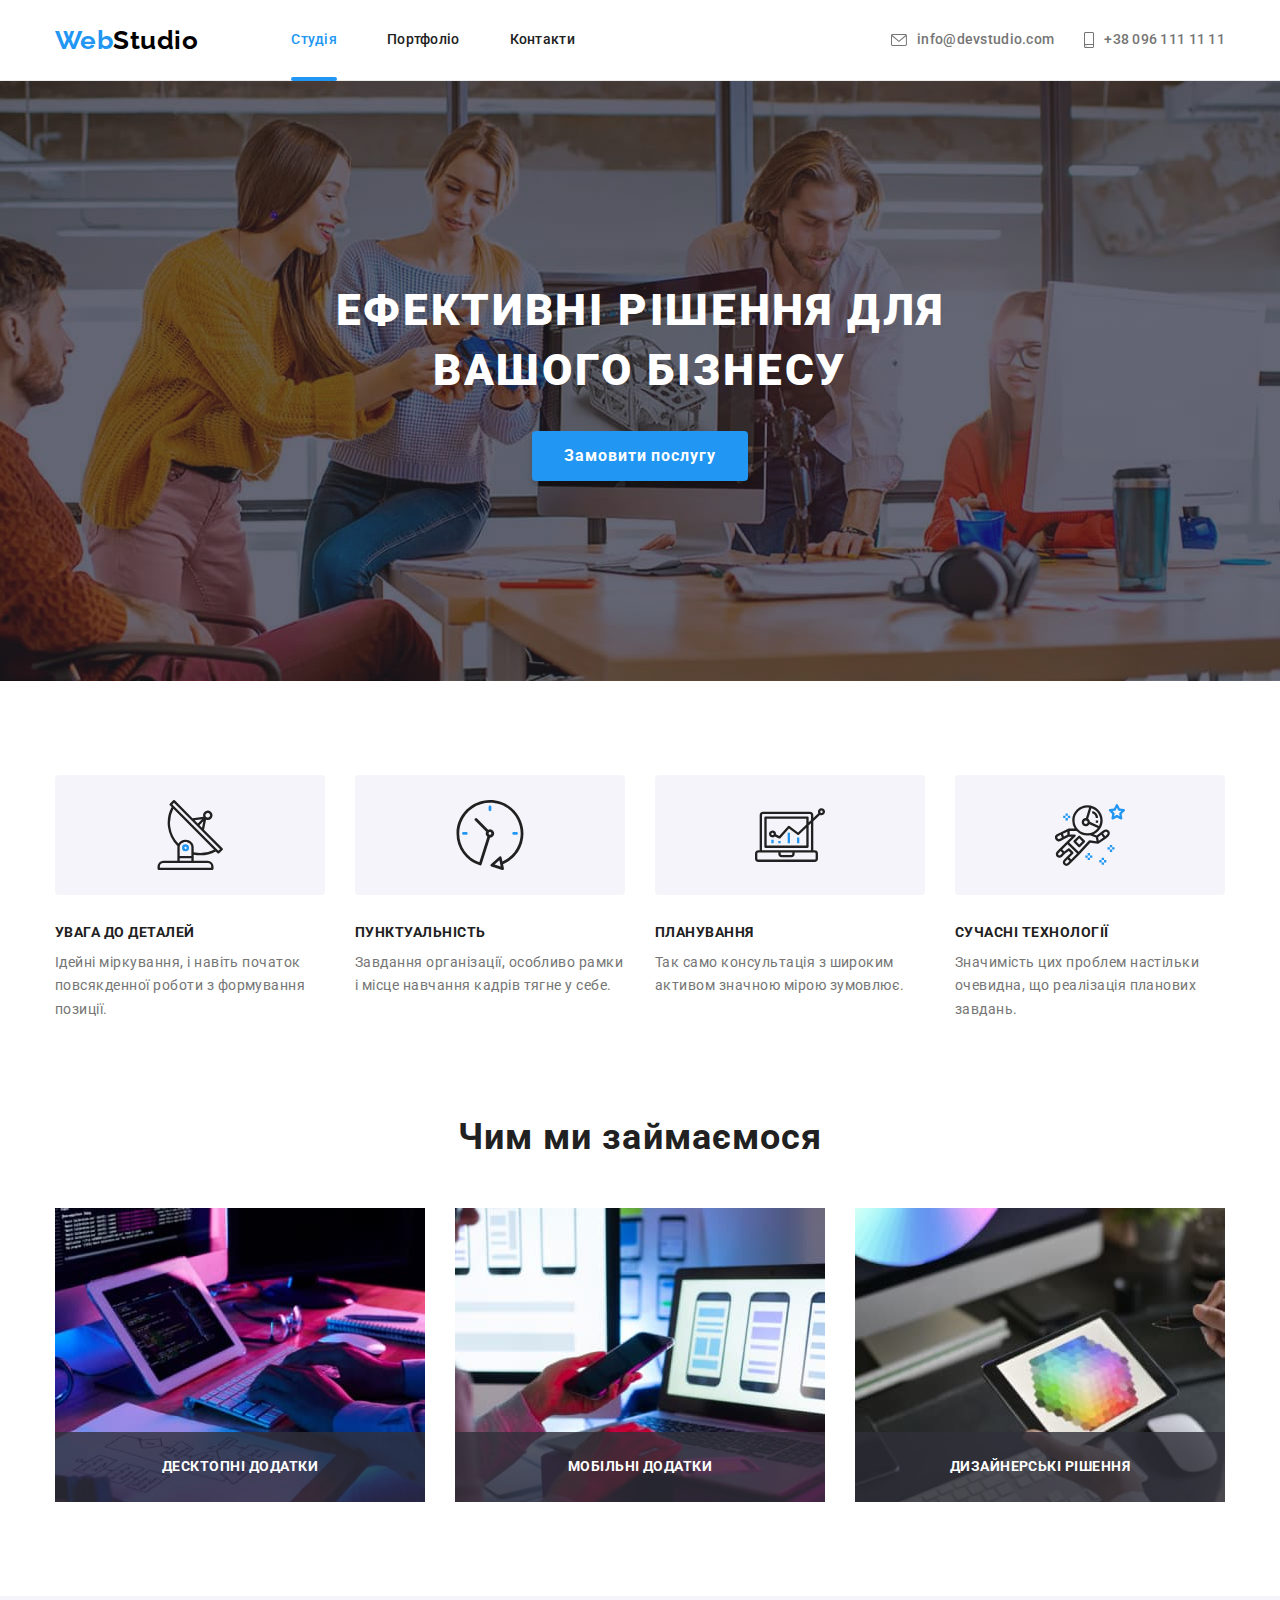
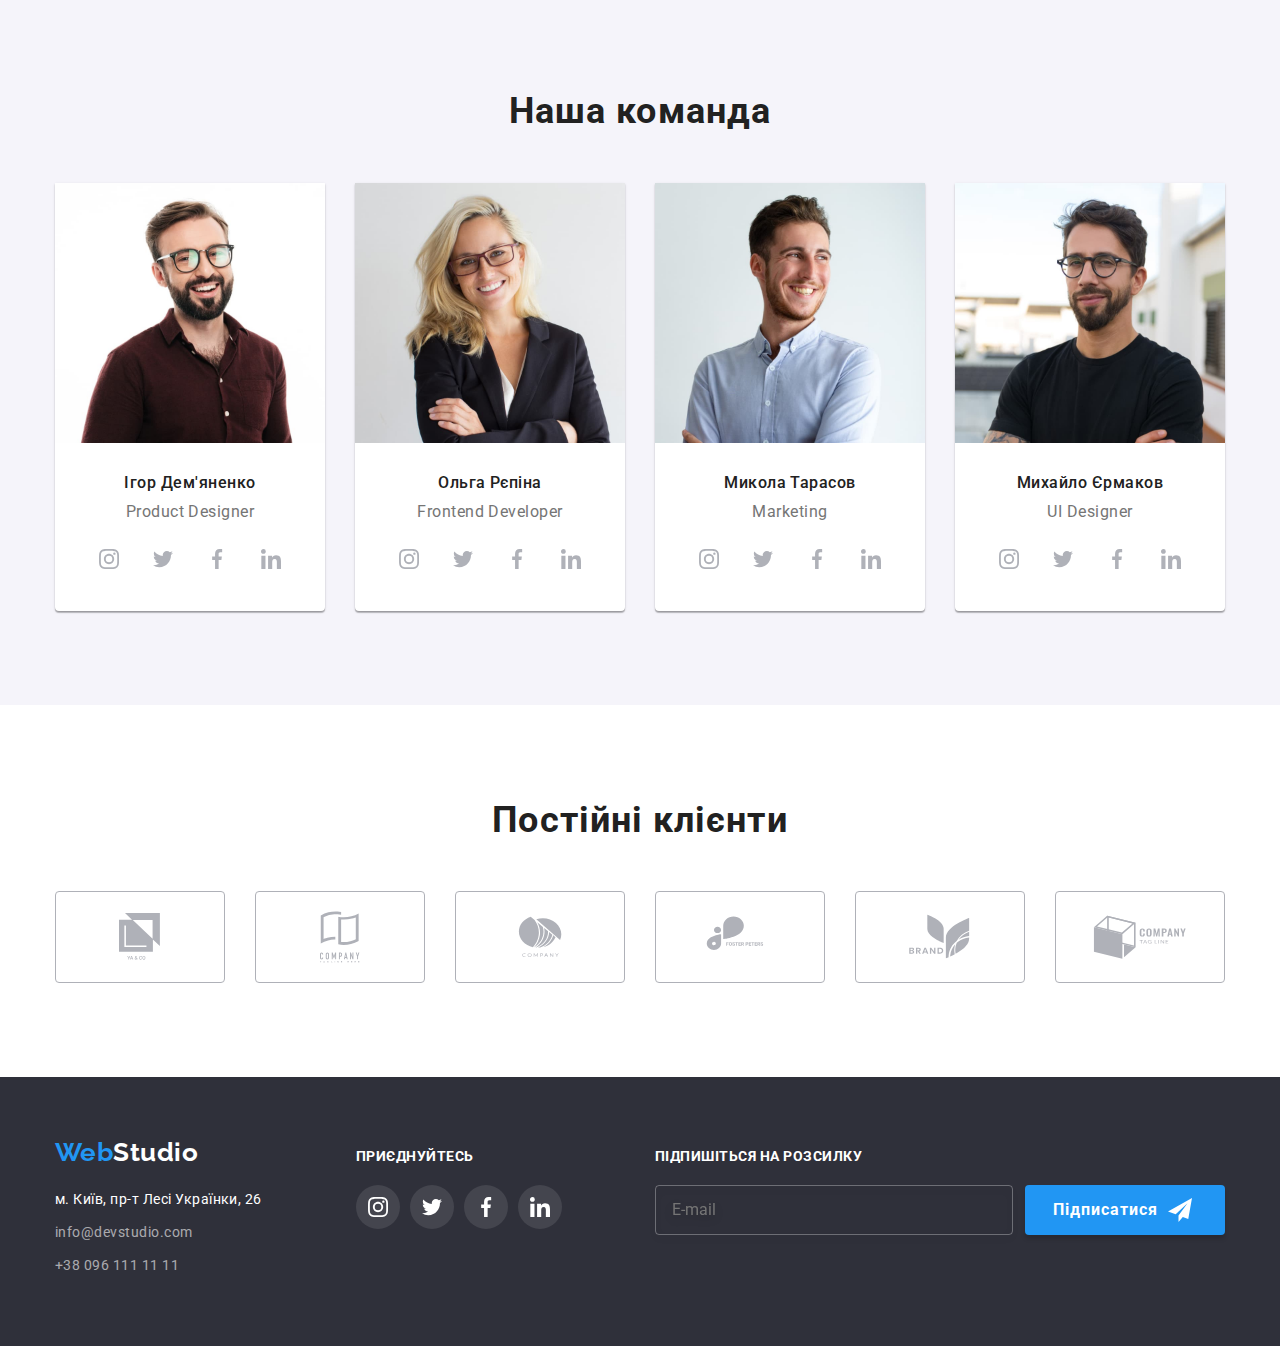
<file: index.html>
<!DOCTYPE html>
<html lang="uk">

<head>
  <meta charset="UTF-8" />
  <meta http-equiv="X-UA-Compatible" content="IE=edge" />
  <meta name="viewport" content="width=device-width, initial-scale=1.0" />
  <title>Studio</title>
  <link rel="stylesheet" href="./css/main.min.css">
</head>

<body>
  <!-- Шапка -->
  <header class="header">
    <div class="container">
      <nav class="site-nav">
        <a href="./index.html" class="header__logo">Web<span class="header__logo--black">Studio</span></a>
        <ul class="nav list">
          <li class="nav__item"><a href="./index.html" class="nav__link current">Студія</a></li>
          <li class="nav__item"><a href="./portfolio.html" class="nav__link">Портфоліо</a></li>
          <li class="nav__item"><a href="" class="nav__link">Контакти</a></li>
        </ul>
      </nav>
      <ul class="contact list">
        <li class="contact__item">
          <a href="mailto:info@devstudio.com" class="contact__link">
            <svg class="contact__icon" width="16" height="12">
              <use href="./images/symbol-defs.svg#icon-mail"></use>
            </svg>
            info@devstudio.com</a>
        </li>
        <li class="contact__item">
          <a href="tel:+380961111111" class="contact__link">
            <svg class="contact__icon" width="10" height="16">
              <use href="./images/symbol-defs.svg#icon-smartphone"></use>
            </svg>
            +38 096 111 11 11</a>
        </li>
      </ul>
    </div>
  </header>
  <main>
    <!-- Секція герой -->
    <section class="hero">
      <div class="container">
        <h1 class="hero__title">Ефективні рішення для вашого бізнесу</h1>
        <button class="hero__btn" type="button" data-modal-open>Замовити послугу</button>
      </div>
    </section>
    <!-- Наші особливості -->
    <section class="our-features">
      <div class="container">
        <h2 class="title visually-hidden">Наші особливості</h2>
        <ul class="features list">
          <li class="features__item">
            <div class="features__thumb">
              <svg class="features__icon" width="70" height="70">
                <use href="./images/symbol-defs.svg#icon-features1"></use>
              </svg>
            </div>
            <h3 class="features__subtitle">Увага до деталей</h3>
            <p class="features__description">
              Ідейні міркування, і навіть початок повсякденної роботи з формування позиції.
            </p>
          </li>
          <li class="features__item">
            <div class="features__thumb">
              <svg class="features__icon" width="70" height="70">
                <use href="./images/symbol-defs.svg#icon-features2"></use>
              </svg>
            </div>
            <h3 class="features__subtitle">Пунктуальність</h3>
            <p class="features__description">
              Завдання організації, особливо рамки і місце навчання кадрів тягне у себе.
            </p>
          </li>
          <li class="features__item">
            <div class="features__thumb">
              <svg class="features__icon" width="70" height="70">
                <use href="./images/symbol-defs.svg#icon-features3"></use>
              </svg>
            </div>
            <h3 class="features__subtitle">Планування</h3>
            <p class="features__description">
              Так само консультація з широким активом значною мірою зумовлює.
            </p>
          </li>
          <li class="features__item">
            <div class="features__thumb">
              <svg class="features__icon" width="70" height="70">
                <use href="./images/symbol-defs.svg#icon-features4"></use>
              </svg>
            </div>
            <h3 class="features__subtitle">Сучасні технології</h3>
            <p class="features__description">
              Значимість цих проблем настільки очевидна, що реалізація планових завдань.
            </p>
          </li>
        </ul>
      </div>
    </section>
    <!-- Чим ми займаємося -->
    <section class="our-work">
      <div class="container">
        <h2 class="title our-work__title">Чим ми займаємося</h2>
        <ul class="our-works list">
          <li class="our-works__item">
            <img src="./images/img1.jpg" alt="Розробляє програмне забезпечення" class="our-works__img" width="370" />
            <h3 class="our-works__subtitle">Десктопні додатки</h3>
          </li>
          <li class="our-works__item">
            <img src="./images/img2.jpg" alt="Адаптує під мобільні пристрої" class="our-works__img" width="370" />
            <h3 class="our-works__subtitle">Мобільні додатки</h3>
          </li>
          <li class="our-works__item">
            <img src="./images/img3.jpg" alt="Підбирає кольори" class="our-works__img" width="370" />
            <h3 class="our-works__subtitle">Дизайнерські рішення</h3>
          </li>
        </ul>
      </div>
    </section>
    <!-- Наша команда -->
    <section class="our-team">
      <div class="container">
        <h2 class="title our-team__title">Наша команда</h2>
        <ul class="team list">
          <li class="team__item">
            <img src="./images/igor.jpg" alt="Ігор Дем'яненко" class="team__img" width="270" />
            <div class="team__thumb">
              <h3 class="team__name">Ігор Дем'яненко</h3>
              <p class="team__position">Product Designer</p>
              <ul class="team-socials list">
                <li class="team-socials__item">
                  <a href="" class="team-socials__link" target="_blank" aria-label="Instagram">
                    <svg class="team-socials__icon" width="20" height="20">
                      <use href="./images/symbol-defs.svg#icon-instagram"></use>
                    </svg>
                  </a>
                </li>
                <li class="team-socials__item">
                  <a href="" class="team-socials__link" target="_blank" aria-label="Twitter">
                    <svg class="team-socials__icon" width="20" height="20">
                      <use href="./images/symbol-defs.svg#icon-twitter"></use>
                    </svg>
                  </a>
                </li>
                <li class="team-socials__item">
                  <a href="" class="team-socials__link" target="_blank" aria-label="Facebook">
                    <svg class="team-socials__icon" width="20" height="20">
                      <use href="./images/symbol-defs.svg#icon-facebook"></use>
                    </svg>
                  </a>
                </li>
                <li class="team-socials__item">
                  <a href="" class="team-socials__link" target="_blank" aria-label="LinkedIn">
                    <svg class="team-socials__icon" width="20" height="20">
                      <use href="./images/symbol-defs.svg#icon-linkedin"></use>
                    </svg>
                  </a>
                </li>
              </ul>
            </div>

          </li>
          <li class="team__item">
            <img src="./images/olga.jpg" alt="Ольга Рєпіна" class="team__img" width="270" />
            <div class="team__thumb">
              <h3 class="team__name">Ольга Рєпіна</h3>
              <p class="team__position">Frontend Developer</p>
              <ul class="team-socials list">
                <li class="team-socials__item">
                  <a href="" class="team-socials__link" target="_blank" aria-label="Instagram">
                    <svg class="team-socials__icon" width="20" height="20">
                      <use href="./images/symbol-defs.svg#icon-instagram"></use>
                    </svg>
                  </a>
                </li>
                <li class="team-socials__item">
                  <a href="" class="team-socials__link" target="_blank" aria-label="Twitter">
                    <svg class="team-socials__icon" width="20" height="20">
                      <use href="./images/symbol-defs.svg#icon-twitter"></use>
                    </svg>
                  </a>
                </li>
                <li class="team-socials__item">
                  <a href="" class="team-socials__link" target="_blank" aria-label="Facebook">
                    <svg class="team-socials__icon" width="20" height="20">
                      <use href="./images/symbol-defs.svg#icon-facebook"></use>
                    </svg>
                  </a>
                </li>
                <li class="team-socials__item">
                  <a href="" class="team-socials__link" target="_blank" aria-label="LinkedIn">
                    <svg class="team-socials__icon" width="20" height="20">
                      <use href="./images/symbol-defs.svg#icon-linkedin"></use>
                    </svg>
                  </a>
                </li>
              </ul>
            </div>

          </li>
          <li class="team__item">
            <img src="./images/kolya.jpg" alt="Микола Тарасов" class="team__img" width="270" />
            <div class="team__thumb">
              <h3 class="team__name">Микола Тарасов</h3>
              <p class="team__position">Marketing</p>
              <ul class="team-socials list">
                <li class="team-socials__item">
                  <a href="" class="team-socials__link" target="_blank" aria-label="Instagram">
                    <svg class="team-socials__icon" width="20" height="20">
                      <use href="./images/symbol-defs.svg#icon-instagram"></use>
                    </svg>
                  </a>
                </li>
                <li class="team-socials__item">
                  <a href="" class="team-socials__link" target="_blank" aria-label="Twitter">
                    <svg class="team-socials__icon" width="20" height="20">
                      <use href="./images/symbol-defs.svg#icon-twitter"></use>
                    </svg>
                  </a>
                </li>
                <li class="team-socials__item">
                  <a href="" class="team-socials__link" target="_blank" aria-label="Facebook">
                    <svg class="team-socials__icon" width="20" height="20">
                      <use href="./images/symbol-defs.svg#icon-facebook"></use>
                    </svg>
                  </a>
                </li>
                <li class="team-socials__item">
                  <a href="" class="team-socials__link" target="_blank" aria-label="LinkedIn">
                    <svg class="team-socials__icon" width="20" height="20">
                      <use href="./images/symbol-defs.svg#icon-linkedin"></use>
                    </svg>
                  </a>
                </li>
              </ul>
            </div>

          </li>
          <li class="team__item">
            <img src="./images/misha.jpg" alt="Михайло Єрмаков" class="team__img" width="270" />
            <div class="team__thumb">
              <h3 class="team__name">Михайло Єрмаков</h3>
              <p class="team__position">UI Designer</p>
              <ul class="team-socials list">
                <li class="team-socials__item">
                  <a href="" class="team-socials__link" target="_blank" aria-label="Instagram">
                    <svg class="team-socials__icon" width="20" height="20">
                      <use href="./images/symbol-defs.svg#icon-instagram"></use>
                    </svg>
                  </a>
                </li>
                <li class="team-socials__item">
                  <a href="" class="team-socials__link" target="_blank" aria-label="Twitter">
                    <svg class="team-socials__icon" width="20" height="20">
                      <use href="./images/symbol-defs.svg#icon-twitter"></use>
                    </svg>
                  </a>
                </li>
                <li class="team-socials__item">
                  <a href="" class="team-socials__link" target="_blank" aria-label="Facebook">
                    <svg class="team-socials__icon" width="20" height="20">
                      <use href="./images/symbol-defs.svg#icon-facebook"></use>
                    </svg>
                  </a>
                </li>
                <li class="team-socials__item">
                  <a href="" class="team-socials__link" target="_blank" aria-label="LinkedIn">
                    <svg class="team-socials__icon" width="20" height="20">
                      <use href="./images/symbol-defs.svg#icon-linkedin"></use>
                    </svg>
                  </a>
                </li>
              </ul>
            </div>

          </li>
        </ul>
      </div>
    </section>
    <!-- Постійні клієнти -->
    <section class="our-clients">
      <div class="container">
        <h2 class="title our-clients__title">Постійні клієнти</h2>
        <ul class="clients list">
          <li class="clients__item">
            <a href="" class="clients__link" target="_blank">
              <svg class="clients__icon" width="41" height="47">
                <use href="./images/symbol-defs.svg#icon-client1"></use>
              </svg>
            </a>
          </li>
          <li class="clients__item">
            <a href="" class="clients__link" target="_blank">
              <svg class="clients__icon" width="40" height="52">
                <use href="./images/symbol-defs.svg#icon-client2"></use>
              </svg>
            </a>
          </li>
          <li class="clients__item">
            <a href="" class="clients__link" target="_blank">
              <svg class="clients__icon" width="44" height="41">
                <use href="./images/symbol-defs.svg#icon-client3"></use>
              </svg>
            </a>
          </li>
          <li class="clients__item">
            <a href="" class="clients__link" target="_blank">
              <svg class="clients__icon" width="84" height="41">
                <use href="./images/symbol-defs.svg#icon-client4"></use>
              </svg>
            </a>
          </li>
          <li class="clients__item">
            <a href="" class="clients__link" target="_blank">
              <svg class="clients__icon" width="63" height="45">
                <use href="./images/symbol-defs.svg#icon-client5"></use>
              </svg>
            </a>
          </li>
          <li class="clients__item">
            <a href="" class="clients__link" target="_blank">
              <svg class="clients__icon" width="94" height="44">
                <use href="./images/symbol-defs.svg#icon-client6"></use>
              </svg>
            </a>
          </li>
        </ul>
      </div>
    </section>
  </main>
  <!-- Підвал -->
  <footer class="footer">
    <div class="container">
      <div class="footer__wrapper">
        <a href="" class="footer__logo">Web<span class="footer__logo-white">Studio</span></a>
        <address class="address">
          <ul class="footer-contact list">
            <li class="footer-contact__item">
              <a href="https://goo.gl/maps/sAF2Toj2sLRwmwYm6" target="_blank" rel="noreferrer noopener"
                class="footer-contact__link footer-contact__link--white">м. Київ, пр-т Лесі Українки, 26</a>
            </li>
            <li class="footer-contact__item">
              <a href="mailto:info@devstudio.com" class="footer-contact__link">info@devstudio.com</a>
            </li>
            <li class="footer-contact__item">
              <a href="tel:+380961111111" class="footer-contact__link">+38 096 111 11 11</a>
            </li>
          </ul>
        </address>
      </div>
      <div class="footer__wrapper">
        <b class="footer-join">приєднуйтесь</b>
        <ul class="footer-socials list">
          <li class="footer-socials__item">
            <a href="" class="footer-socials__link" target="_blank" aria-label="Instagram">
              <svg class="footer-socials__icon" width="20" height="20">
                <use href="./images/symbol-defs.svg#icon-instagram"></use>
              </svg>
            </a>
          </li>
          <li class="footer-socials__item">
            <a href="" class="footer-socials__link" target="_blank" aria-label="Twitter">
              <svg class="footer-socials__icon" width="20" height="20">
                <use href="./images/symbol-defs.svg#icon-twitter"></use>
              </svg>
            </a>
          </li>
          <li class="footer-socials__item">
            <a href="" class="footer-socials__link" target="_blank" aria-label="LinkedIn">
              <svg class="footer-socials__icon" width="20" height="20">
                <use href="./images/symbol-defs.svg#icon-facebook"></use>
              </svg>
            </a>
          </li>
          <li class="footer-socials__item">
            <a href="" class="footer-socials__link" target="_blank" aria-label="LinkedIn">
              <svg class="footer-socials__icon" width="20" height="20">
                <use href="./images/symbol-defs.svg#icon-linkedin"></use>
              </svg>
            </a>
          </li>
        </ul>
      </div>
      <div class="footer__wrapper">
        <b class="send-title">Підпишіться на розсилку</b>
        <form class="send-form">
          <input type="email" name="email" placeholder="E-mail" class="send-form__input" />
          <button class="send-form__btn" type="submit">
            Підписатися
            <svg class="send-form__icon" width="24" height="24">
              <use href="./images/symbol-defs.svg#send"></use>
            </svg>
          </button>
        </form>
      </div>
    </div>
  </footer>
  <!-- Backdrop -->
  <div class="backdrop is-hidden" data-modal>
    <div class="modal">
      <button class="modal__close-btn" type="button" data-modal-close>
        <svg class="modal__icon" width="11" height="11">
          <use href="./images/symbol-defs.svg#x"></use>
        </svg>
      </button>
      <b class="modal__titel">Залиште свої дані, ми вам передзвонимо</b>
      <form class="form">
        <label class="form__field">
          <span class="form__label">Ім'я</span>
          <span class="form__thumb">
            <input type="text" name="name" class="form__input">
            <svg class="form__icon" width="18" height="18">
              <use href="./images/symbol-defs.svg#person"></use>
            </svg>
          </span>
        </label>
        <label class="form__field">
          <span class="form__label">Телефон</span>
          <span class="form__thumb">
            <input type="tel" name="tel" class="form__input">
            <svg class="form__icon" width="18" height="18">
              <use href="./images/symbol-defs.svg#phone"></use>
            </svg>
          </span>
        </label>
        <label class="form__field">
          <span class="form__label">Пошта</span>
          <span class="form__thumb">
            <input type="email" name="email" class="form__input">
            <svg class="form__icon" width="18" height="18">
              <use href="./images/symbol-defs.svg#email"></use>
            </svg>
          </span>
        </label>
        <label class="form__field">
          <span class="form__label">Коментар</span>
          <textarea name="comment" rows="10" placeholder="Введіть текст" class="form__comment"></textarea>
        </label>
        <label class="form__field">
          <input type="checkbox" name="agreement" value="agreement" class="form__checkbox">
          <span class="form__dissabled-icon">
            <svg class="form__activ-icon" width="16" height="15">
              <use href="./images/symbol-defs.svg#check"></use>
            </svg>
          </span>
          <span class="form__agreement">Погоджуюся з розсилкою та приймаю <a href="" class="form__link">Умови
              договору</a>
          </span>
        </label>
        <button class="form__btn">Відправити</button>
      </form>
    </div>
  </div>
  <script src="./js/modal.js"></script>
</body>

</html>
</file>
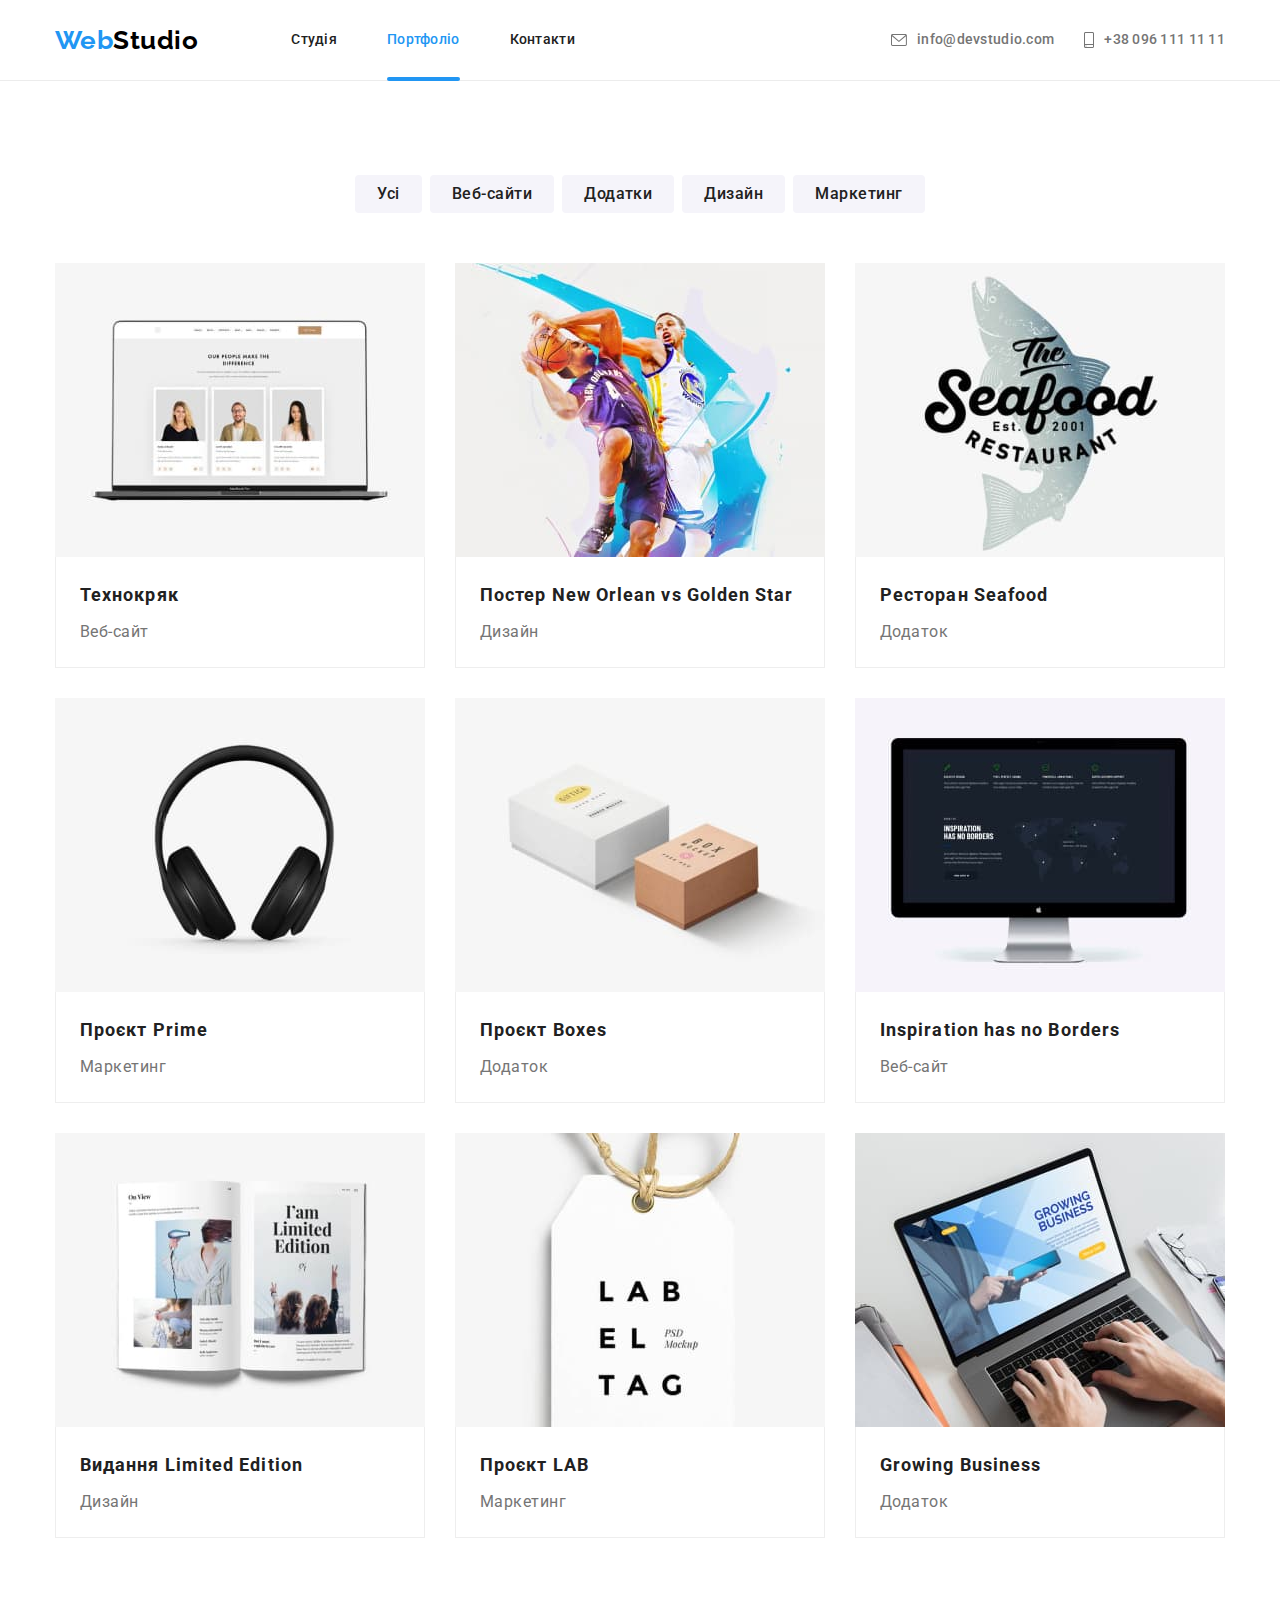
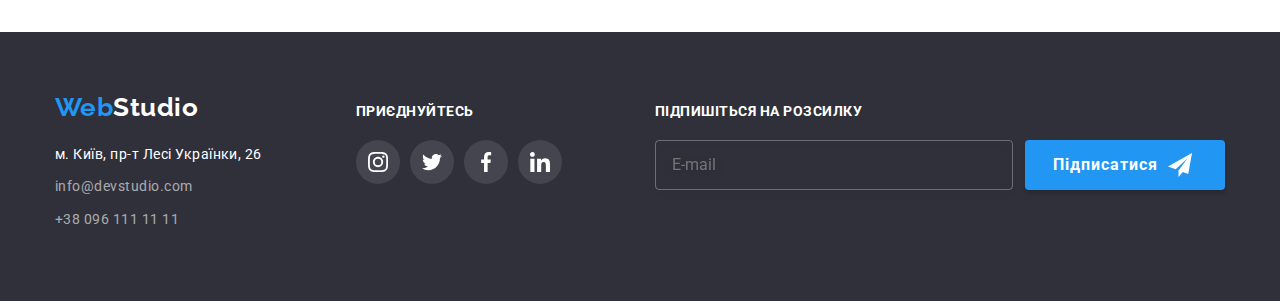
<file: portfolio.html>
<!DOCTYPE html>
<html lang="uk">

<head>
  <meta charset="UTF-8" />
  <meta http-equiv="X-UA-Compatible" content="IE=edge" />
  <meta name="viewport" content="width=device-width, initial-scale=1.0" />
  <title>Portfolio</title>
  <link rel="stylesheet" href="./css/main.min.css">
</head>

<body>
  <!-- Шапка -->
  <header class="header">
    <div class="container">
      <nav class="site-nav">
        <a href="./index.html" class="header__logo">Web<span class="header__logo--black">Studio</span></a>
        <ul class="nav list">
          <li class="nav__item"><a href="./index.html" class="nav__link ">Студія</a></li>
          <li class="nav__item"><a href="./portfolio.html" class="nav__link current">Портфоліо</a></li>
          <li class="nav__item"><a href="" class="nav__link">Контакти</a></li>
        </ul>
      </nav>
      <ul class="contact list">
        <li class="contact__item">
          <a href="mailto:info@devstudio.com" class="contact__link">
            <svg class="contact__icon" width="16" height="12">
              <use href="./images/symbol-defs.svg#icon-mail"></use>
            </svg>
            info@devstudio.com</a>
        </li>
        <li class="contact__item">
          <a href="tel:+380961111111" class="contact__link">
            <svg class="contact__icon" width="10" height="16">
              <use href="./images/symbol-defs.svg#icon-smartphone"></use>
            </svg>
            +38 096 111 11 11</a>
        </li>
      </ul>
    </div>
  </header>
  <main>
    <!-- Наш портфоліо -->
    <section class="portfolio">
      <h1 class="titel visually-hidden">Наш портфоліо</h1>
      <div class="container">
        <ul class="portfolio-btn list">
          <li class="portfolio-btn__item"><button class="portfolio-btn__btn">Усі</button></li>
          <li class="portfolio-btn__item"><button class="portfolio-btn__btn">Веб-сайти</button></li>
          <li class="portfolio-btn__item"><button class="portfolio-btn__btn">Додатки</button></li>
          <li class="portfolio-btn__item"><button class="portfolio-btn__btn">Дизайн</button></li>
          <li class="portfolio-btn__item"><button class="portfolio-btn__btn">Маркетинг</button></li>
        </ul>
        <ul class="example list">
          <li class="example__item">
            <a href="" class="example__link">
              <div class="example-wrapper">
                <img src="./images/portfolio1.jpg" alt="Картки трьох працівників" class="example__img" width="370" />
                <p class="example__overlay">Ресурс пропонує комплексні пропозиції з різним рівнем функціоналу та
                  сервісів. Все це дозволить відвідувачу отримати
                  вичерпні відомості про компанію чи приватну особу.</p>
              </div>
              <div class="example__thumb">
                <h3 class="example__title">Технокряк</h3>
                <p class="example__description">Веб-сайт</p>
              </div>
            </a>
          </li>
          <li class="example__item">
            <a href="" class="example__link">
              <div class="example-wrapper">
                <img src="./images/portfolio2.jpg" alt="Два баксетболіста" class="example__img" width="370" />
                <p class="example__overlay">Ресурс пропонує комплексні пропозиції з різним рівнем функціоналу та
                  сервісів. Все це дозволить відвідувачу отримати
                  вичерпні відомості про компанію чи приватну особу.</p>
              </div>
              <div class="example__thumb">
                <h3 class="example__title">Постер New Orlean vs Golden Star</h3>
                <p class="example__description">Дизайн</p>
              </div>
            </a>
          </li>
          <li class="example__item">
            <a href="" class="example__link">
              <div class="example-wrapper">
                <img src="./images/portfolio3.jpg" alt="Риба-емблема з назвою ресторану" class="example__img"
                  width="370" />
                <p class="example__overlay">Ресурс пропонує комплексні пропозиції з різним рівнем функціоналу та
                  сервісів. Все це дозволить відвідувачу отримати
                  вичерпні відомості про компанію чи приватну особу.</p>
              </div>
              <div class="example__thumb">
                <h3 class="example__title">Ресторан Seafood</h3>
                <p class="example__description">Додаток</p>
              </div>
            </a>
          </li>
          <li class="example__item">
            <a href="" class="example__link">
              <div class="example-wrapper">
                <img src="./images/portfolio4.jpg" alt="Повнорозмірні навушники" class="example__img" width="370" />
                <p class="example__overlay">Ресурс пропонує комплексні пропозиції з різним рівнем функціоналу та
                  сервісів. Все це дозволить відвідувачу отримати
                  вичерпні відомості про компанію чи приватну особу.</p>
              </div>
              <div class="example__thumb">
                <h3 class="example__title">Проєкт Prime</h3>
                <p class="example__description">Маркетинг</p>
              </div>
            </a>
          </li>
          <li class="example__item">
            <a href="" class="example__link">
              <div class="example-wrapper">
                <img src="./images/portfolio5.jpg" alt="Кілька коробок на поверхні" class="example__img" width="370" />
                <p class="example__overlay">Ресурс пропонує комплексні пропозиції з різним рівнем функціоналу та
                  сервісів. Все це дозволить відвідувачу отримати
                  вичерпні відомості про компанію чи приватну особу.</p>
              </div>
              <div class="example__thumb">
                <h3 class="example__title">Проєкт Boxes</h3>
                <p class="example__description">Додаток</p>
              </div>
            </a>
          </li>
          <li class="example__item">
            <a href="" class="example__link">
              <div class="example-wrapper">
                <img src="./images/portfolio6.jpg" alt="Монітор з зображенням програми" class="example__img"
                  width="370" />
                <p class="example__overlay">Ресурс пропонує комплексні пропозиції з різним рівнем функціоналу та
                  сервісів. Все це дозволить відвідувачу отримати
                  вичерпні відомості про компанію чи приватну особу.</p>
              </div>
              <div class="example__thumb">
                <h3 class="example__title">Inspiration has no Borders</h3>
                <p class="example__description">Веб-сайт</p>
              </div>
            </a>
          </li>
          <li class="example__item">
            <a href="" class="example__link">
              <div class="example-wrapper">
                <img src="./images/portfolio7.jpg" alt="Відкритий журнал" class="example__img" width="370" />
                <p class="example__overlay">Ресурс пропонує комплексні пропозиції з різним рівнем функціоналу та
                  сервісів. Все це дозволить відвідувачу отримати
                  вичерпні відомості про компанію чи приватну особу.</p>
              </div>
              <div class="example__thumb">
                <h3 class="example__title">Видання Limited Edition</h3>
                <p class="example__description">Дизайн</p>
              </div>
            </a>
          </li>
          <li class="example__item">
            <a href="" class="example__link">
              <div class="example-wrapper">
                <img src="./images/portfolio8.jpg" alt="Бірка з написом" class="example__img" width="370" />
                <p class="example__overlay">Ресурс пропонує комплексні пропозиції з різним рівнем функціоналу та
                  сервісів. Все це дозволить відвідувачу отримати
                  вичерпні відомості про компанію чи приватну особу.</p>
              </div>
              <div class="example__thumb">
                <h3 class="example__title">Проєкт LAB</h3>
                <p class="example__description">Маркетинг</p>
              </div>
            </a>
          </li>
          <li class="example__item">
            <a href="" class="example__link">
              <div class="example-wrapper">
                <img src="./images/portfolio9.jpg" alt="Працює за ноутбуком" class="example__img" width="370" />
                <p class="example__overlay">Ресурс пропонує комплексні пропозиції з різним рівнем функціоналу та
                  сервісів. Все це дозволить відвідувачу отримати
                  вичерпні відомості про компанію чи приватну особу.</p>
              </div>
              <div class="example__thumb">
                <h3 class="example__title">Growing Business</h3>
                <p class="example__description">Додаток</p>
              </div>
            </a>
          </li>
        </ul>
      </div>
    </section>
  </main>
  <!-- Підвал -->
  <footer class="footer">
    <div class="container">
      <div class="footer__wrapper">
        <a href="" class="footer__logo">Web<span class="footer__logo-white">Studio</span></a>
        <address class="address">
          <ul class="footer-contact list">
            <li class="footer-contact__item">
              <a href="https://goo.gl/maps/sAF2Toj2sLRwmwYm6" target="_blank" rel="noreferrer noopener"
                class="footer-contact__link footer-contact__link--white">м. Київ, пр-т Лесі Українки, 26</a>
            </li>
            <li class="footer-contact__item">
              <a href="mailto:info@devstudio.com" class="footer-contact__link">info@devstudio.com</a>
            </li>
            <li class="footer-contact__item">
              <a href="tel:+380961111111" class="footer-contact__link">+38 096 111 11 11</a>
            </li>
          </ul>
        </address>
      </div>
      <div class="footer__wrapper">
        <b class="footer-join">приєднуйтесь</b>
        <ul class="footer-socials list">
          <li class="footer-socials__item">
            <a href="" class="footer-socials__link" target="_blank" aria-label="Instagram">
              <svg class="footer-socials__icon" width="20" height="20">
                <use href="./images/symbol-defs.svg#icon-instagram"></use>
              </svg>
            </a>
          </li>
          <li class="footer-socials__item">
            <a href="" class="footer-socials__link" target="_blank" aria-label="Twitter">
              <svg class="footer-socials__icon" width="20" height="20">
                <use href="./images/symbol-defs.svg#icon-twitter"></use>
              </svg>
            </a>
          </li>
          <li class="footer-socials__item">
            <a href="" class="footer-socials__link" target="_blank" aria-label="LinkedIn">
              <svg class="footer-socials__icon" width="20" height="20">
                <use href="./images/symbol-defs.svg#icon-facebook"></use>
              </svg>
            </a>
          </li>
          <li class="footer-socials__item">
            <a href="" class="footer-socials__link" target="_blank" aria-label="LinkedIn">
              <svg class="footer-socials__icon" width="20" height="20">
                <use href="./images/symbol-defs.svg#icon-linkedin"></use>
              </svg>
            </a>
          </li>
        </ul>
      </div>
      <div class="footer__wrapper">
        <b class="send-title">Підпишіться на розсилку</b>
        <form class="send-form">
          <input type="email" name="email" placeholder="E-mail" class="send-form__input" />
          <button class="send-form__btn" type="submit">
            Підписатися
            <svg class="send-form__icon" width="24" height="24">
              <use href="./images/symbol-defs.svg#send"></use>
            </svg>
          </button>
        </form>
      </div>
    </div>
  </footer>
</body>

</html>
</file>
<file: css/main.min.css>
@import"https://fonts.googleapis.com/css2?family=Montserrat:wght@400;500;600;700;800&family=Raleway:wght@700&family=Roboto:wght@400;500;700;900&display=swap";/*! modern-normalize v1.1.0 | MIT License | https://github.com/sindresorhus/modern-normalize */*,::before,::after{box-sizing:border-box}html{line-height:1.15;-webkit-text-size-adjust:100%;-moz-tab-size:4;-o-tab-size:4;tab-size:4}body{margin:0;font-family:system-ui,-apple-system,"Segoe UI",Roboto,Helvetica,Arial,sans-serif,"Apple Color Emoji","Segoe UI Emoji"}hr{height:0;color:inherit}abbr[title]{-webkit-text-decoration:underline dotted;text-decoration:underline dotted}b,strong{font-weight:bolder}code,kbd,samp,pre{font-family:ui-monospace,SFMono-Regular,Consolas,"Liberation Mono",Menlo,monospace;font-size:1em}small{font-size:80%}sub,sup{font-size:75%;line-height:0;position:relative;vertical-align:baseline}sub{bottom:-0.25em}sup{top:-0.5em}table{text-indent:0;border-color:inherit}button,input,optgroup,select,textarea{font-family:inherit;font-size:100%;line-height:1.15;margin:0}button,select{text-transform:none}button,[type=button],[type=reset],[type=submit]{-webkit-appearance:button}::-moz-focus-inner{border-style:none;padding:0}:-moz-focusring{outline:1px dotted ButtonText}:-moz-ui-invalid{box-shadow:none}legend{padding:0}progress{vertical-align:baseline}::-webkit-inner-spin-button,::-webkit-outer-spin-button{height:auto}[type=search]{-webkit-appearance:textfield;outline-offset:-2px}::-webkit-search-decoration{-webkit-appearance:none}::-webkit-file-upload-button{-webkit-appearance:button;font:inherit}summary{display:list-item}body{font-family:"Roboto",sans-serif;letter-spacing:.03em;color:#757575;background-color:#fff}.container{margin:0 auto;max-width:1200px;width:100%;padding:0 15px}.title{font-size:36px;line-height:1.17;text-align:center;letter-spacing:.03em;color:#212121}.footer__logo,.header__logo{font-family:"Raleway",sans-serif;font-weight:700;font-size:26px;line-height:1.19}.form__btn,.send-form__btn,.portfolio-btn__btn,.hero__btn{display:inline-flex;align-items:center;text-align:center;font-size:16px;border:none;border-radius:4px;cursor:pointer}h1,h2,h3,h4,h5,h6,p{margin:0}a{color:currentColor;text-decoration:none}img{display:block;width:100%}svg{fill:currentColor}.list{margin:0;padding:0;list-style:none}.visually-hidden{position:absolute;white-space:nowrap;width:1px;height:1px;overflow:hidden;border:0;padding:0;clip:rect(0 0 0 0);-webkit-clip-path:inset(50%);clip-path:inset(50%);margin:-1px}.header{border-bottom:1px solid #ececec}.header .container{display:flex}.site-nav{display:flex;align-items:center}.header__logo{color:#2196f3}.header__logo--black{color:#000}.nav{display:flex;margin-left:93px;gap:50px}.nav__link,.contact__link{display:flex;padding:32px 0;font-weight:500;font-size:14px;line-height:1.14;letter-spacing:.02em;color:#212121;transition:color 250ms cubic-bezier(0.4, 0, 0.2, 1)}.nav__link:hover,.nav__link:focus,.contact__link:hover,.contact__link:focus{color:#2196f3}.contact{display:flex;margin-left:auto}.contact__item:last-child{margin-left:30px}.contact__link{align-items:center;color:#757575}.current{position:relative;color:#2196f3}.current::after{position:absolute;bottom:-1px;left:0;content:"";width:100%;height:4px;background-color:#2196f3;border-radius:2px}.contact__icon{margin-right:10px}.hero{padding:200px 0;margin:0 auto;max-width:1600px;height:100%;text-align:center;background:linear-gradient(rgba(47, 48, 58, 0.4), rgba(47, 48, 58, 0.4)),url(../images/hero.jpg);background-repeat:no-repeat;background-position:center;background-size:cover;background-color:#c4c4c4}.hero__title{margin:0 auto;margin-bottom:30px;max-width:696px;width:100%;font-weight:900;font-size:44px;line-height:1.36;letter-spacing:.06em;text-transform:uppercase;color:#fff}.hero__btn{padding:10px 32px;font-weight:700;line-height:1.87;letter-spacing:.06em;color:#fff;background:#2196f3;box-shadow:0px 4px 4px rgba(0,0,0,.15);transition:background-color 250ms cubic-bezier(0.4, 0, 0.2, 1)}.hero__btn:hover,.hero__btn:focus{background-color:#188ce8}.our-features{padding:94px 0 47px 0}.features{display:flex;gap:30px}.features__item{flex-basis:calc((100% - 90px)/4)}.features__thumb{display:flex;justify-content:center;align-items:center;margin-bottom:30px;width:100%;height:120px;background:#f5f4fa;border-radius:4px}.features__subtitle{margin-bottom:10px;font-size:14px;line-height:1.14;text-transform:uppercase;color:#212121}.features__description{font-size:14px;line-height:1.71}.our-work{padding:47px 0 94px 0}.our-work__title{margin-bottom:50px}.our-works{display:flex;gap:30px}.our-works__item{position:relative;flex-basis:calc((100% - 60px)/3);z-index:-1}.our-works__subtitle{position:absolute;bottom:0;left:0;display:flex;justify-content:center;align-items:center;width:100%;height:70px;font-size:14px;line-height:1.14;text-transform:uppercase;color:#fff;background-color:rgba(47,48,58,.8)}.our-team{padding:94px 0;background-color:#f5f4fa}.our-team__title{margin-bottom:50px}.team{display:flex;gap:30px}.team__item{flex-basis:calc((100% - 90px)/4);background-color:#fff;box-shadow:0px 1px 3px rgba(0,0,0,.12),0px 1px 1px rgba(0,0,0,.14),0px 2px 1px rgba(0,0,0,.2);border-radius:0px 0px 4px 4px}.team__thumb{padding:30px 32px;text-align:center}.team__name{margin-bottom:10px;font-weight:500;font-size:16px;line-height:1.19;color:#212121}.team__position{margin-bottom:16px;font-size:16px;line-height:1.19}.team-socials{display:flex;justify-content:center;gap:10px}.team-socials__link{display:flex;justify-content:center;align-items:center;width:44px;height:44px;border-radius:50%;transition:background-color 250ms cubic-bezier(0.4, 0, 0.2, 1)}.team-socials__link:hover,.team-socials__link:focus{background-color:#2196f3}.team-socials__icon{fill:#afb1b8;transition:fill 250ms cubic-bezier(0.4, 0, 0.2, 1)}.team-socials__link:hover .team-socials__icon,.team-socials__link:focus .team-socials__icon{fill:#fff}.our-clients{padding:94px 0}.our-clients__title{margin-bottom:50px}.clients{display:flex;gap:30px}.clients__item{flex-basis:calc((100% - 150px)/6)}.clients__link{display:flex;justify-content:center;align-items:center;height:92px;width:100%;border:1px solid #afb1b8;border-radius:4px;transition:border-color 250ms cubic-bezier(0.4, 0, 0.2, 1)}.clients__link:hover,.clients__link:focus{border-color:#2196f3}.clients__icon{fill:#afb1b8;transition:fill 250ms cubic-bezier(0.4, 0, 0.2, 1)}.clients__link:hover .clients__icon,.clients__link:focus .clients__icon{fill:#2196f3}.portfolio{padding:94px 0}.portfolio-btn{display:flex;justify-content:center;margin-bottom:50px;gap:8px}.portfolio-btn__btn{padding:6px 22px;font-weight:500;line-height:1.62;letter-spacing:.03em;color:#212121;background:#f5f4fa;transition:color 250ms cubic-bezier(0.4, 0, 0.2, 1),background-color 250ms cubic-bezier(0.4, 0, 0.2, 1),box-shadow 250ms cubic-bezier(0.4, 0, 0.2, 1)}.portfolio-btn__btn:hover,.portfolio-btn__btn:focus{color:#fff;background-color:#2196f3;box-shadow:0px 3px 1px rgba(0,0,0,.1),0px 1px 2px rgba(0,0,0,.08),0px 2px 2px rgba(0,0,0,.12)}.example{display:flex;flex-wrap:wrap;gap:30px}.example__item{flex-basis:calc((100% - 60px)/3)}.example__link{display:block;transition:box-shadow 250ms cubic-bezier(0.4, 0, 0.2, 1)}.example__link:hover,.example__link:focus{box-shadow:0px 1px 1px rgba(0,0,0,.12),0px 4px 4px rgba(0,0,0,.06),1px 4px 6px rgba(0,0,0,.16)}.example-wrapper{position:relative;overflow:hidden}.example__overlay{position:absolute;top:0;left:0;padding:63px 24px;width:100%;height:100%;font-size:18px;line-height:1.56;color:#fff;background-color:rgba(33,150,243,.9);transform:translateY(101%);transition:transform 250ms cubic-bezier(0.4, 0, 0.2, 1)}.example__link:hover .example__overlay,.example__link:focus .example__overlay{transform:translateY(0)}.example__thumb{padding:20px 24px;border:1px solid #eee;border-top:none}.example__title{margin-bottom:4px;font-size:18px;line-height:2;letter-spacing:.06em;color:#212121}.example__description{font-size:16px;line-height:1.87}.footer{padding:60px 0;background-color:#2f303a}.footer .container{display:flex;align-items:baseline}.footer__wrapper:nth-child(1){min-width:231px}.footer__logo{display:block;margin-bottom:20px;color:#2196f3}.footer__logo-white{color:#fff}.footer-contact__item{margin-bottom:9px}.footer-contact__link{font-size:14px;line-height:1.71;font-style:normal;color:rgba(255,255,255,.6);transition:color 250ms cubic-bezier(0.4, 0, 0.2, 1)}.footer-contact__link:hover,.footer-contact__link:focus{color:#2196f3}.footer-contact__link--white{color:#fff}.footer__wrapper:nth-child(2){margin-left:70px}.footer-join{display:block;margin-bottom:20px;font-size:14px;line-height:1.14;text-transform:uppercase;color:#fff}.footer-socials{display:flex;gap:10px}.footer-socials__link{display:flex;align-items:center;justify-content:center;width:44px;height:44px;background-color:rgba(255,255,255,.1);border-radius:50%;transition:background-color 250ms cubic-bezier(0.4, 0, 0.2, 1)}.footer-socials__link:hover,.footer-socials__link:focus{background-color:#2196f3}.footer-socials__icon{fill:#fff}.footer__wrapper:nth-child(3){margin-left:auto}.send-title{display:block;margin-bottom:20px;font-size:14px;line-height:1.14;text-transform:uppercase;color:#fff}.send-form{display:flex}.send-form__input{padding:15px 16px;min-width:358px;width:100%;height:50px;font-size:16px;line-height:1.25;color:rgba(255,255,255,.6);background-color:rgba(0,0,0,0);border:1px solid rgba(255,255,255,.3);filter:drop-shadow(0px 4px 4px rgba(0, 0, 0, 0.15));border-radius:4px}.send-form__btn{margin-left:12px;padding:10px 28px;min-width:200px;width:100%;font-weight:700;line-height:1.88;letter-spacing:.06em;color:#fff;background-color:#2196f3;box-shadow:0px 4px 4px rgba(0,0,0,.15);transition:background-color 250ms cubic-bezier(0.4, 0, 0.2, 1)}.send-form__btn:hover,.send-form__btn:focus{background-color:#188ce8}.send-form__icon{margin-left:10px}.backdrop{position:fixed;top:0;left:0;width:100%;height:100%;background-color:rgba(0,0,0,.2);opacity:1;transition:opacity 250ms cubic-bezier(0.4, 0, 0.2, 1),visibility 250ms cubic-bezier(0.4, 0, 0.2, 1)}.is-hidden{opacity:0;pointer-events:none;visibility:hidden}.modal{position:absolute;top:50%;left:50%;transform:translate(-50%, -50%) scale(1);padding:40px;width:528px;height:581px;background-color:#fff;box-shadow:0px 1px 3px rgba(0,0,0,.12),0px 1px 1px rgba(0,0,0,.14),0px 2px 1px rgba(0,0,0,.2);border-radius:4px;transition:transform 250ms cubic-bezier(0.4, 0, 0.2, 1)}.backdrop.is-hidden .modal{transform:translate(-50%, -50%) scale(1.2)}.modal__close-btn{display:flex;justify-content:center;align-items:center;position:absolute;top:8px;right:8px;width:30px;height:30px;background:#fff;border:1px solid rgba(0,0,0,.1);border-radius:50%;cursor:pointer}.modal__icon{transition:fill 250ms cubic-bezier(0.4, 0, 0.2, 1)}.modal__close-btn:hover .modal__icon,.modal__close-btn:focus .modal__icon{fill:#2196f3}.modal__titel{display:block;margin-bottom:12px;font-size:20px;line-height:1.15;text-align:center;color:#212121}.form__field{display:block;margin-bottom:10px}.form__field:nth-child(4){margin-bottom:20px}.form__field:nth-child(5){display:flex;align-items:center;margin-bottom:30px;padding-left:12px}.form__label{display:block;margin-bottom:4px;font-size:12px;line-height:1.17;letter-spacing:.01em}.form__thumb{position:relative}.form__input{padding:11px 11px 11px 42px;width:100%;height:40px;border:1px solid rgba(33,33,33,.2);border-radius:4px;outline:none;transition:border-color 250ms cubic-bezier(0.4, 0, 0.2, 1)}.form__input:focus{border-color:#2196f3}.form__icon{position:absolute;top:50%;left:12px;transform:translateY(-50%);fill:#212121;transition:fill 250ms cubic-bezier(0.4, 0, 0.2, 1)}.form__input:focus+.form__icon{fill:#2196f3}.form__comment{padding:12px 16px;width:100%;height:120px;border:1px solid rgba(33,33,33,.2);border-radius:4px;resize:none;outline:none;transition:border-color 250ms cubic-bezier(0.4, 0, 0.2, 1)}.form__comment:focus{border-color:#2196f3}.form__comment::-moz-placeholder{font-size:12px;line-height:1.17;letter-spacing:.01em;color:rgba(117,117,117,.5)}.form__comment:-ms-input-placeholder{font-size:12px;line-height:1.17;letter-spacing:.01em;color:rgba(117,117,117,.5)}.form__comment::placeholder{font-size:12px;line-height:1.17;letter-spacing:.01em;color:rgba(117,117,117,.5)}.form__checkbox{position:absolute;white-space:nowrap;width:1px;height:1px;overflow:hidden;border:0;padding:0;clip:rect(0 0 0 0);-webkit-clip-path:inset(50%);clip-path:inset(50%);margin:-1px}.form__dissabled-icon{display:inline-block;position:relative;margin-right:8px;width:16px;height:15px;border:2px solid #212121;border-radius:2px;transition:border-color 250ms cubic-bezier(0.4, 0, 0.2, 1),background-color 250ms cubic-bezier(0.4, 0, 0.2, 1)}.form__checkbox:focus+.form__dissabled-icon{border-color:#2196f3}.form__checkbox:checked+.form__dissabled-icon{border-color:#2196f3;background-color:#2196f3}.form__activ-icon{position:absolute;top:-2px;left:-2px;display:none}.form__checkbox:checked+.form__dissabled-icon .form__activ-icon{display:block}.form__agreement{font-size:14px;line-height:1.71}.form__link{-webkit-text-decoration-line:underline;text-decoration-line:underline;color:#2196f3}.form__btn{display:flex;margin:0 auto;padding:10px 52px;font-weight:700;line-height:1.88;letter-spacing:.06em;color:#fff;background:#188ce8;box-shadow:0px 4px 4px rgba(0,0,0,.15)}/*# sourceMappingURL=main.min.css.map */
</file>
